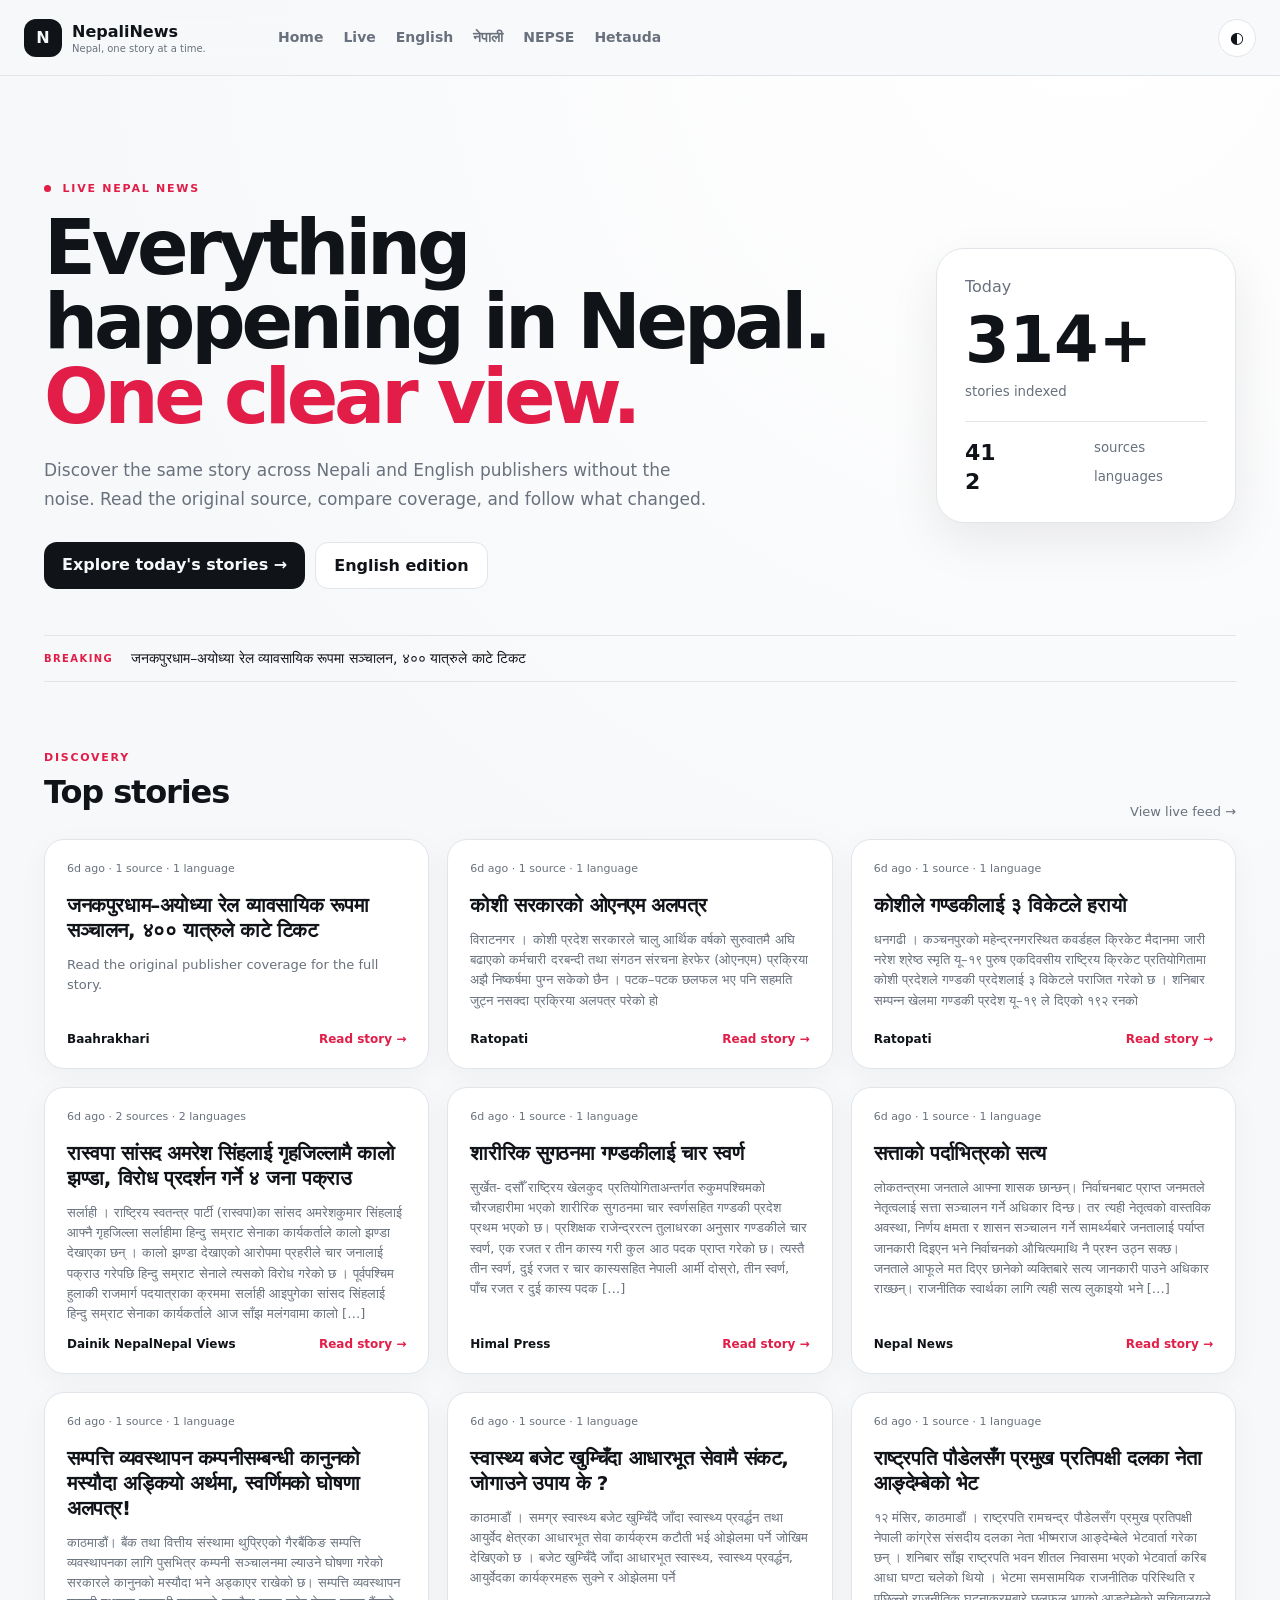
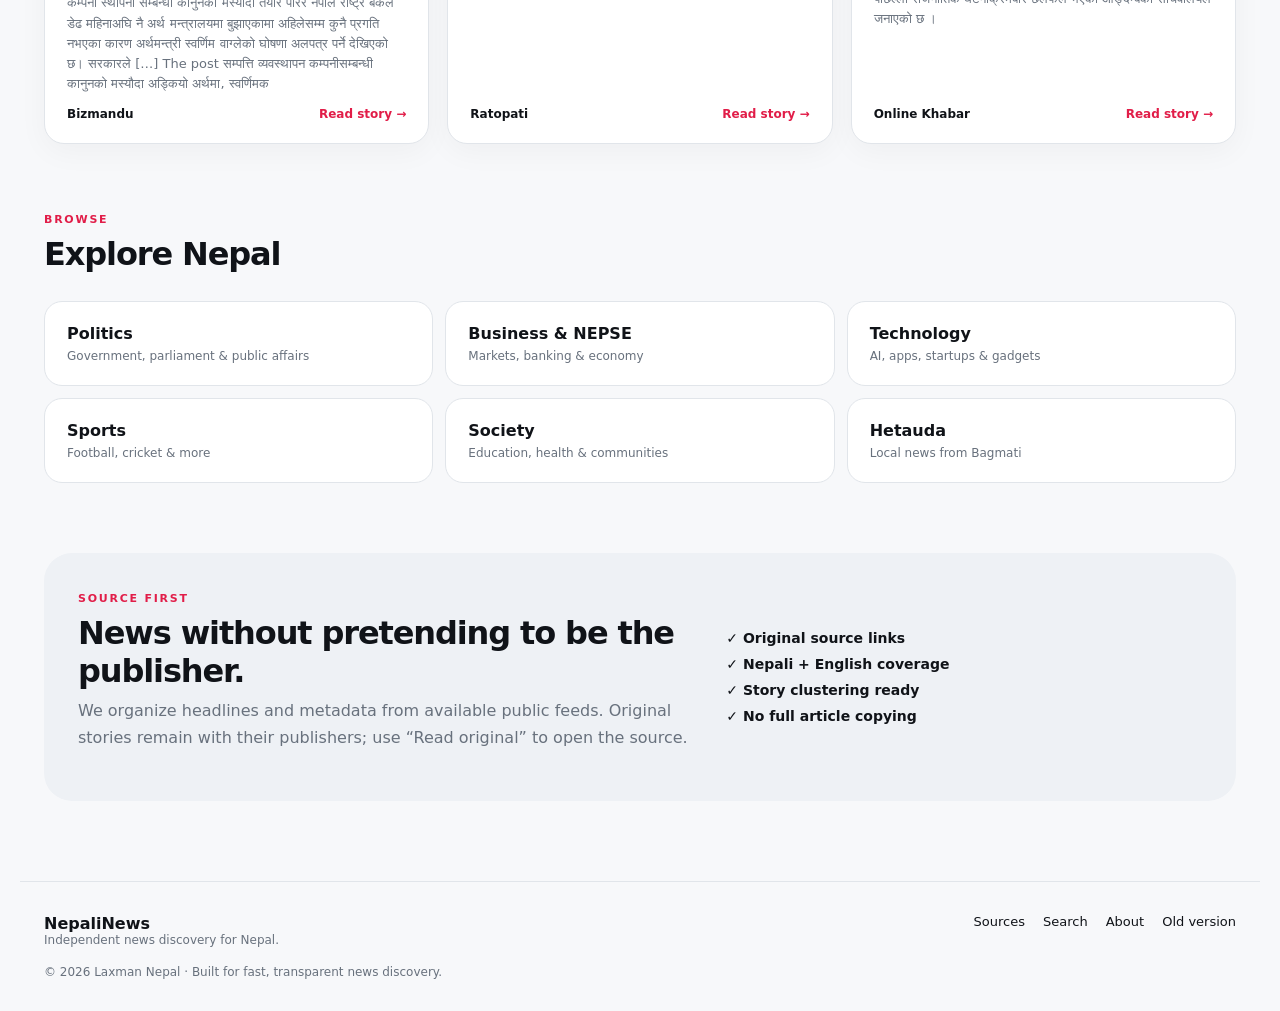
<file: index.html>
<!doctype html><html lang="en"><head><meta charset="utf-8"><meta name="viewport" content="width=device-width,initial-scale=1,viewport-fit=cover"><meta name="theme-color" content="#f7f8fa"><meta name="description" content="NepaliNews — Nepal news in Nepali and English, organized by story and source."><link rel="manifest" href="./manifest.json"><title>NepaliNews — Nepal, One Story at a Time</title><link rel="stylesheet" href="./css/design-system.css"><link rel="stylesheet" href="./css/components.css"><link rel="stylesheet" href="./css/responsive.css"></head><body><header class="topbar"><a class="brand" href="./"><span class="brand-mark">N</span><span><b>NepaliNews</b><small>Nepal, one story at a time.</small></span></a><nav><a class="active" href="./">Home</a><a href="./live.html">Live</a><a href="./english.html">English</a><a href="./nepali.html">नेपाली</a><a href="./nepse.html">NEPSE</a><a href="./hetauda.html">Hetauda</a></nav><div class="actions"><button id="themeBtn" class="iconbtn">◐</button></div></header><main><section class="hero"><div><div class="eyebrow"><span class="pulse"></span> LIVE NEPAL NEWS</div><h1>Everything happening in Nepal.<br><em>One clear view.</em></h1><p>Discover the same story across Nepali and English publishers without the noise. Read the original source, compare coverage, and follow what changed.</p><div class="hero-actions"><a class="primary" href="#top-stories">Explore today's stories →</a><a class="secondary" href="./english.html">English edition</a></div></div><div class="hero-card"><span>Today</span><strong id="storyCount">—</strong><small>stories indexed</small><div class="mini-stats"><b id="sourceCount">—</b><small>sources</small><b>2</b><small>languages</small></div></div></section><section class="ticker"><span>BREAKING</span><div id="tickerText">Loading the latest Nepal headlines…</div></section><section class="section-head" id="top-stories"><div><span class="eyebrow">DISCOVERY</span><h2>Top stories</h2></div><a href="./live.html">View live feed →</a></section><div id="storyGrid" class="story-grid"><article class="skeleton"></article><article class="skeleton"></article><article class="skeleton"></article></div><section class="section-head"><div><span class="eyebrow">BROWSE</span><h2>Explore Nepal</h2></div></section><div class="topic-grid"><a href="./topic.html?topic=politics"><b>Politics</b><span>Government, parliament & public affairs</span></a><a href="./topic.html?topic=business"><b>Business & NEPSE</b><span>Markets, banking & economy</span></a><a href="./topic.html?topic=technology"><b>Technology</b><span>AI, apps, startups & gadgets</span></a><a href="./topic.html?topic=sports"><b>Sports</b><span>Football, cricket & more</span></a><a href="./topic.html?topic=society"><b>Society</b><span>Education, health & communities</span></a><a href="./topic.html?topic=hetauda"><b>Hetauda</b><span>Local news from Bagmati</span></a></div><section class="trust"><div><span class="eyebrow">SOURCE FIRST</span><h2>News without pretending to be the publisher.</h2><p>We organize headlines and metadata from available public feeds. Original stories remain with their publishers; use “Read original” to open the source.</p></div><div class="trust-points"><span>✓ Original source links</span><span>✓ Nepali + English coverage</span><span>✓ Story clustering ready</span><span>✓ No full article copying</span></div></section></main><footer><div><b>NepaliNews</b><span>Independent news discovery for Nepal.</span></div><div><a href="./sources.html">Sources</a><a href="./search.html">Search</a><a href="./about.html">About</a><a href="./old/">Old version</a></div><small>© 2026 Laxman Nepal · Built for fast, transparent news discovery.</small></footer><script src="./js/app.js"></script></body></html>
</file>
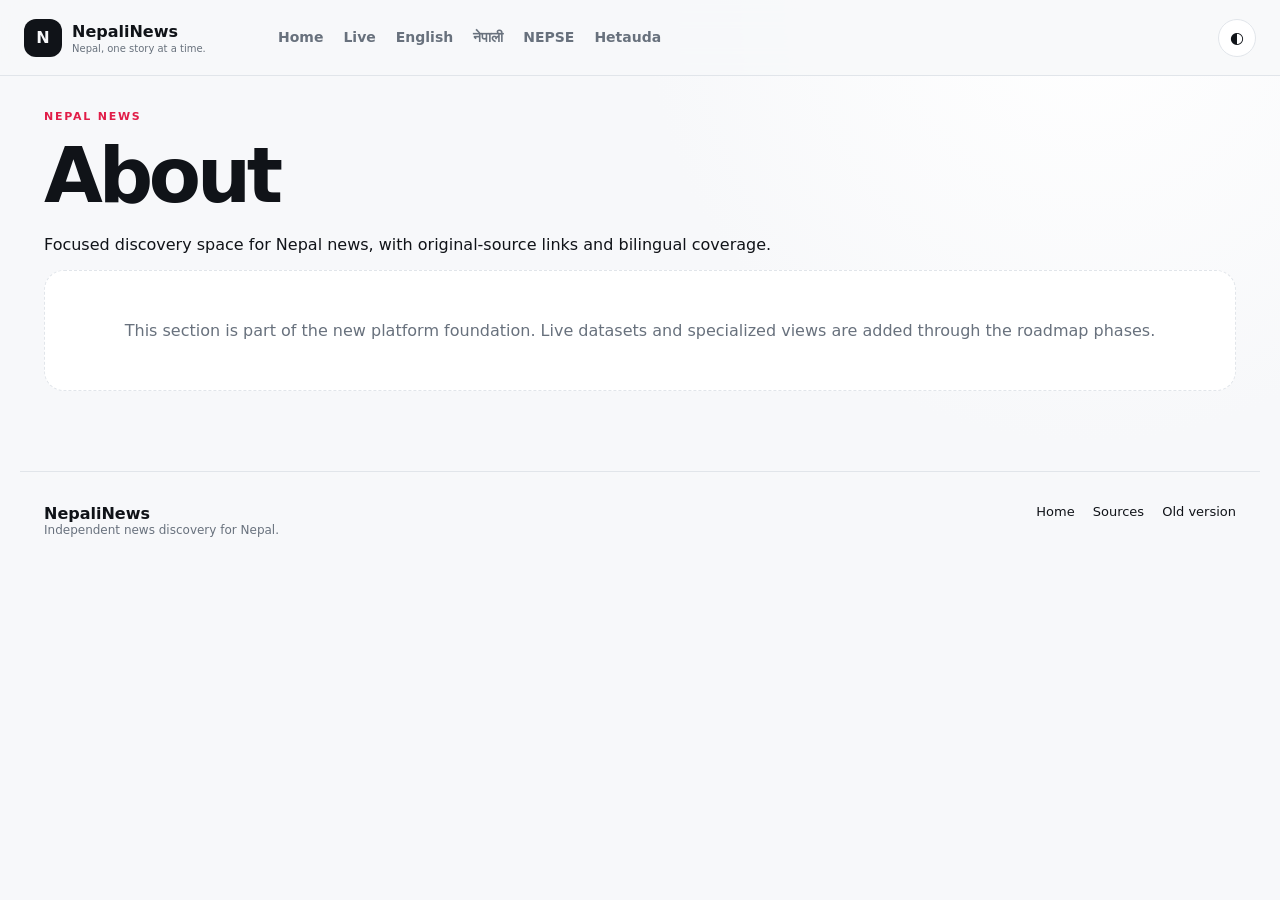
<file: about.html>
<!doctype html><html lang="en"><head><meta charset="utf-8"><meta name="viewport" content="width=device-width,initial-scale=1"><title>about — NepaliNews</title><link rel="stylesheet" href="./css/design-system.css"><link rel="stylesheet" href="./css/components.css"><link rel="stylesheet" href="./css/responsive.css"></head><body><header class="topbar"><a class="brand" href="./"><span class="brand-mark">N</span><span><b>NepaliNews</b><small>Nepal, one story at a time.</small></span></a><nav><a href="./">Home</a><a href="./live.html">Live</a><a href="./english.html">English</a><a href="./nepali.html">नेपाली</a><a href="./nepse.html">NEPSE</a><a href="./hetauda.html">Hetauda</a></nav><div class="actions"><button class="iconbtn" onclick="document.body.classList.toggle('dark')">◐</button></div></header><main><div class="eyebrow">NEPAL NEWS</div><h1>About</h1><p>Focused discovery space for Nepal news, with original-source links and bilingual coverage.</p><div class="empty">This section is part of the new platform foundation. Live datasets and specialized views are added through the roadmap phases.</div></main><footer><div><b>NepaliNews</b><span>Independent news discovery for Nepal.</span></div><div><a href="./">Home</a><a href="./sources.html">Sources</a><a href="./old/">Old version</a></div></footer></body></html>
</file>
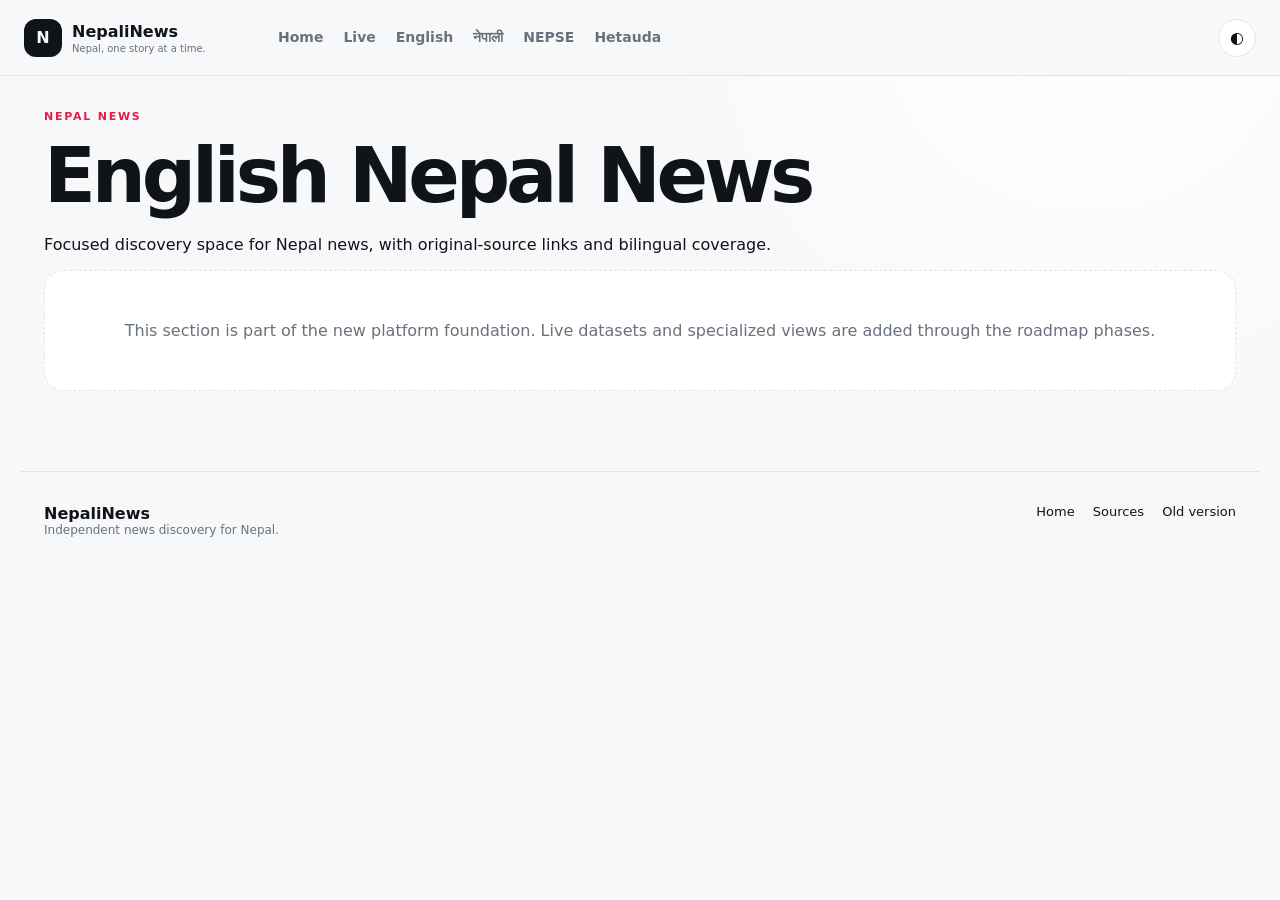
<file: english.html>
<!doctype html><html lang="en"><head><meta charset="utf-8"><meta name="viewport" content="width=device-width,initial-scale=1"><title>english — NepaliNews</title><link rel="stylesheet" href="./css/design-system.css"><link rel="stylesheet" href="./css/components.css"><link rel="stylesheet" href="./css/responsive.css"></head><body><header class="topbar"><a class="brand" href="./"><span class="brand-mark">N</span><span><b>NepaliNews</b><small>Nepal, one story at a time.</small></span></a><nav><a href="./">Home</a><a href="./live.html">Live</a><a href="./english.html">English</a><a href="./nepali.html">नेपाली</a><a href="./nepse.html">NEPSE</a><a href="./hetauda.html">Hetauda</a></nav><div class="actions"><button class="iconbtn" onclick="document.body.classList.toggle('dark')">◐</button></div></header><main><div class="eyebrow">NEPAL NEWS</div><h1>English Nepal News</h1><p>Focused discovery space for Nepal news, with original-source links and bilingual coverage.</p><div class="empty">This section is part of the new platform foundation. Live datasets and specialized views are added through the roadmap phases.</div></main><footer><div><b>NepaliNews</b><span>Independent news discovery for Nepal.</span></div><div><a href="./">Home</a><a href="./sources.html">Sources</a><a href="./old/">Old version</a></div></footer></body></html>
</file>
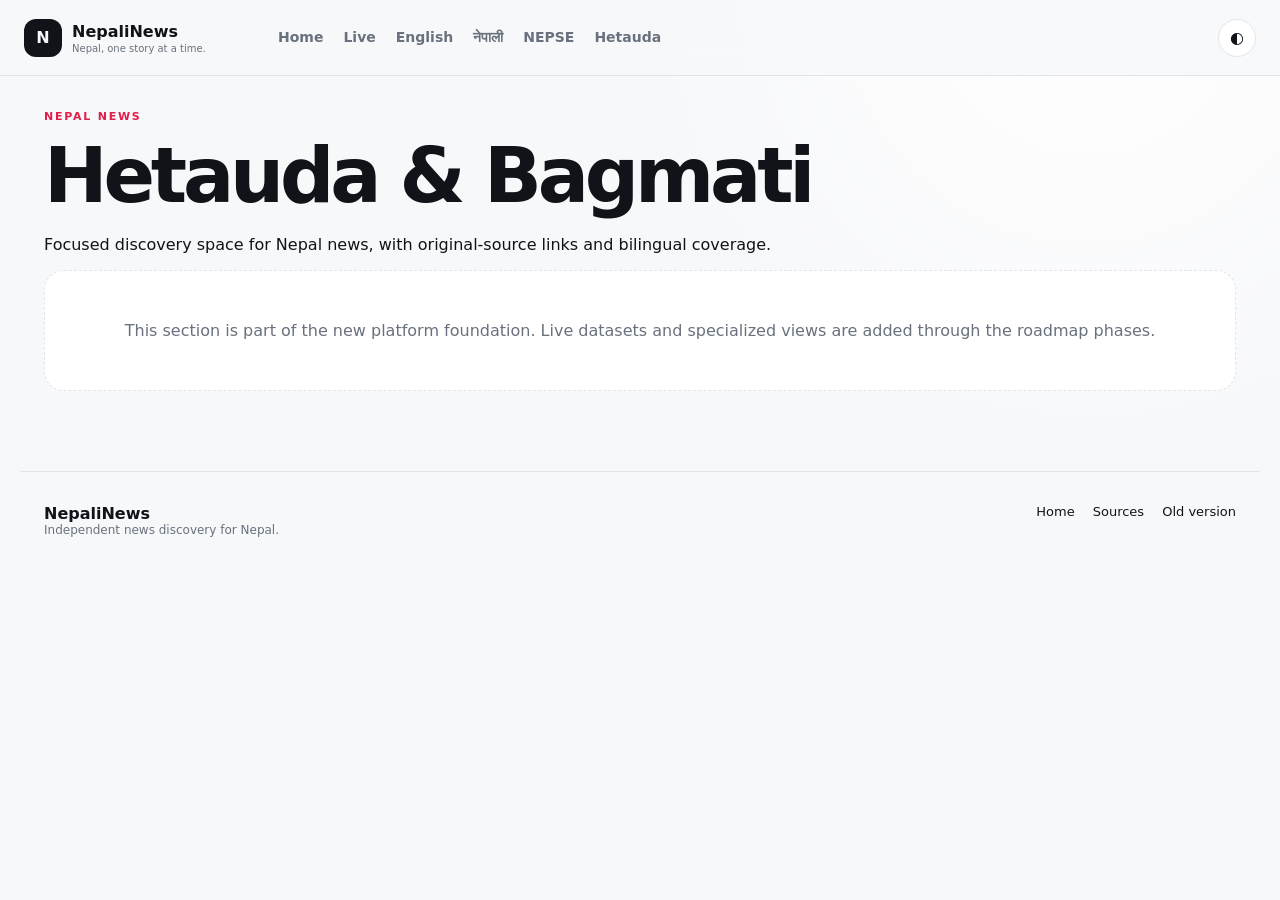
<file: hetauda.html>
<!doctype html><html lang="en"><head><meta charset="utf-8"><meta name="viewport" content="width=device-width,initial-scale=1"><title>hetauda — NepaliNews</title><link rel="stylesheet" href="./css/design-system.css"><link rel="stylesheet" href="./css/components.css"><link rel="stylesheet" href="./css/responsive.css"></head><body><header class="topbar"><a class="brand" href="./"><span class="brand-mark">N</span><span><b>NepaliNews</b><small>Nepal, one story at a time.</small></span></a><nav><a href="./">Home</a><a href="./live.html">Live</a><a href="./english.html">English</a><a href="./nepali.html">नेपाली</a><a href="./nepse.html">NEPSE</a><a href="./hetauda.html">Hetauda</a></nav><div class="actions"><button class="iconbtn" onclick="document.body.classList.toggle('dark')">◐</button></div></header><main><div class="eyebrow">NEPAL NEWS</div><h1>Hetauda & Bagmati</h1><p>Focused discovery space for Nepal news, with original-source links and bilingual coverage.</p><div class="empty">This section is part of the new platform foundation. Live datasets and specialized views are added through the roadmap phases.</div></main><footer><div><b>NepaliNews</b><span>Independent news discovery for Nepal.</span></div><div><a href="./">Home</a><a href="./sources.html">Sources</a><a href="./old/">Old version</a></div></footer></body></html>
</file>
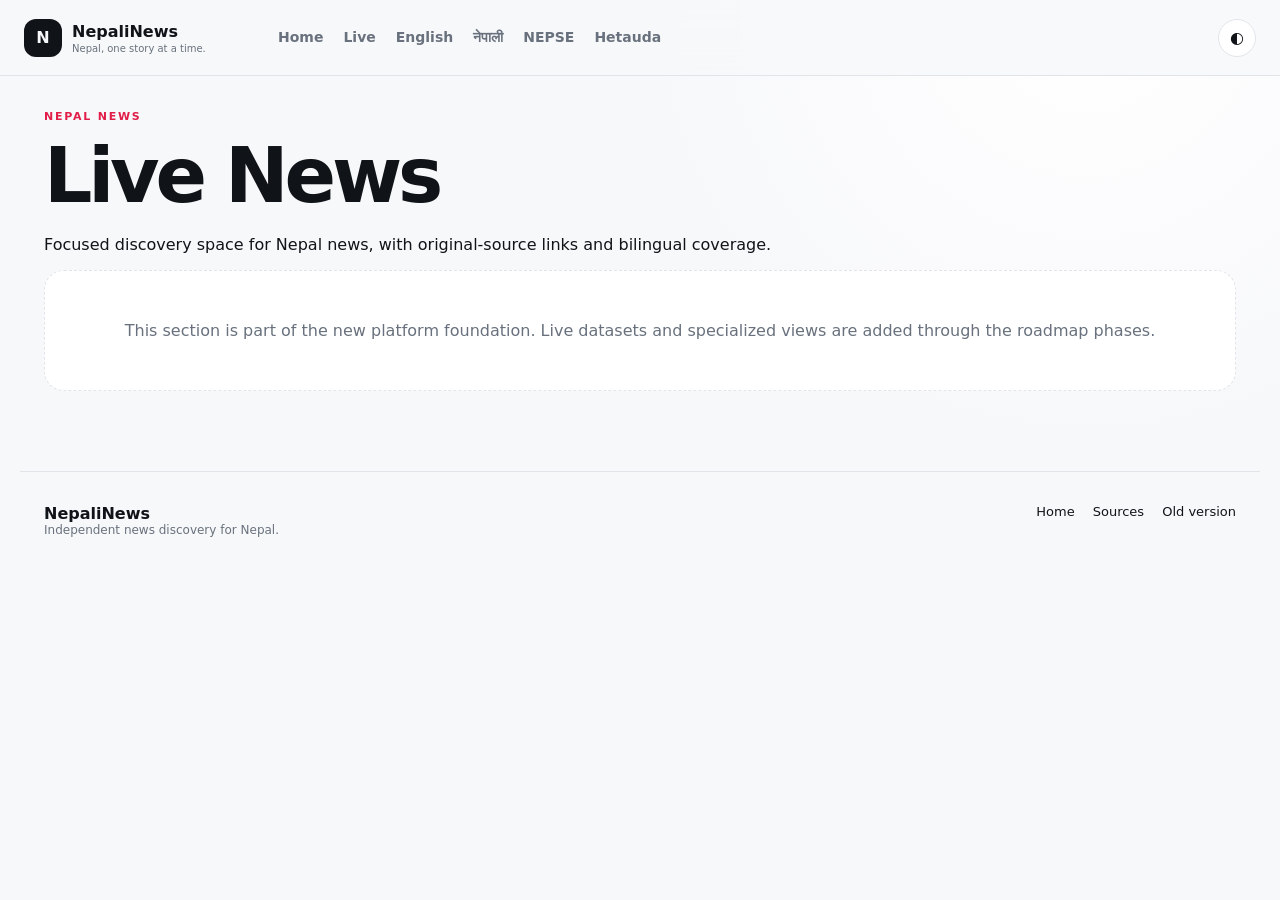
<file: live.html>
<!doctype html><html lang="en"><head><meta charset="utf-8"><meta name="viewport" content="width=device-width,initial-scale=1"><title>live — NepaliNews</title><link rel="stylesheet" href="./css/design-system.css"><link rel="stylesheet" href="./css/components.css"><link rel="stylesheet" href="./css/responsive.css"></head><body><header class="topbar"><a class="brand" href="./"><span class="brand-mark">N</span><span><b>NepaliNews</b><small>Nepal, one story at a time.</small></span></a><nav><a href="./">Home</a><a href="./live.html">Live</a><a href="./english.html">English</a><a href="./nepali.html">नेपाली</a><a href="./nepse.html">NEPSE</a><a href="./hetauda.html">Hetauda</a></nav><div class="actions"><button class="iconbtn" onclick="document.body.classList.toggle('dark')">◐</button></div></header><main><div class="eyebrow">NEPAL NEWS</div><h1>Live News</h1><p>Focused discovery space for Nepal news, with original-source links and bilingual coverage.</p><div class="empty">This section is part of the new platform foundation. Live datasets and specialized views are added through the roadmap phases.</div></main><footer><div><b>NepaliNews</b><span>Independent news discovery for Nepal.</span></div><div><a href="./">Home</a><a href="./sources.html">Sources</a><a href="./old/">Old version</a></div></footer></body></html>
</file>
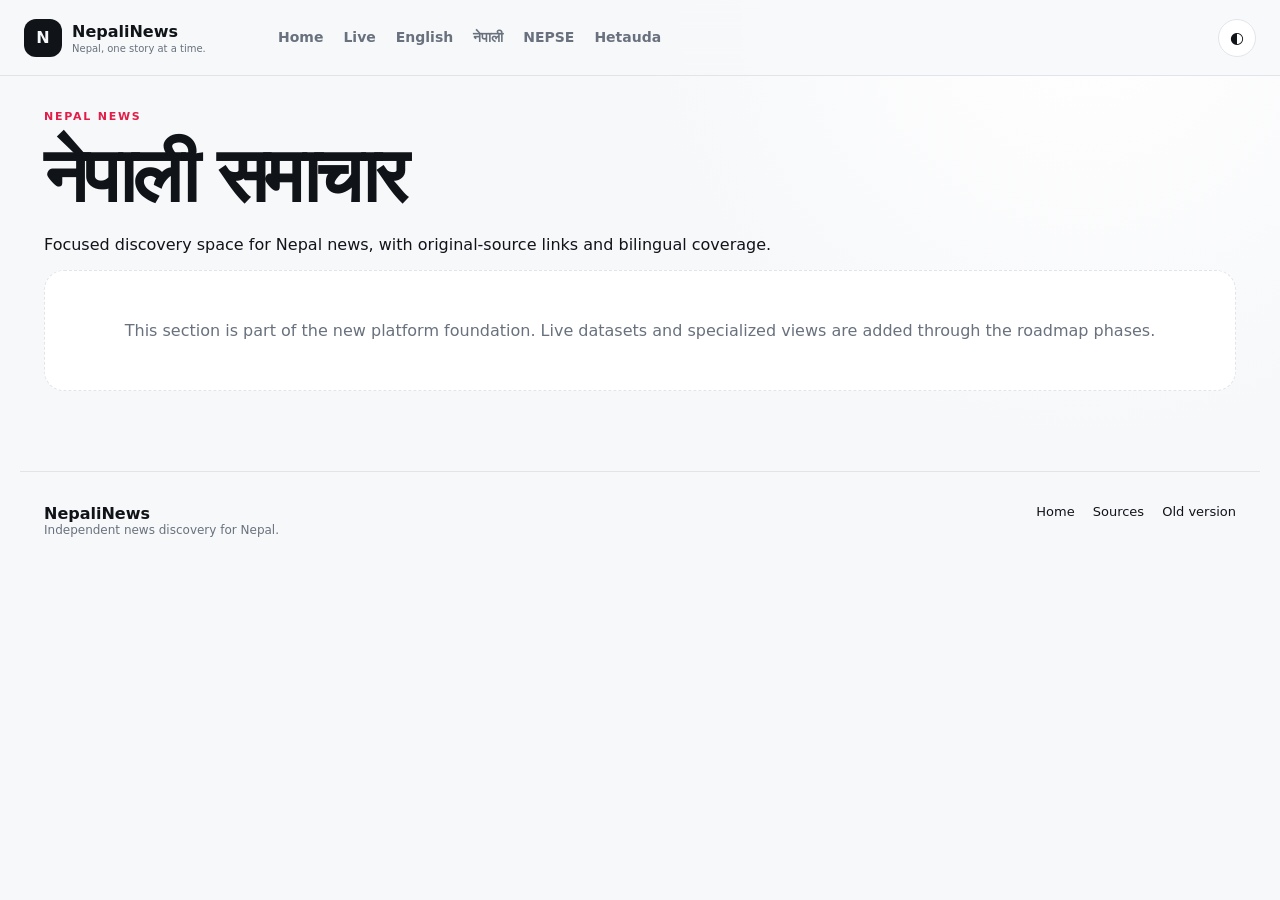
<file: nepali.html>
<!doctype html><html lang="en"><head><meta charset="utf-8"><meta name="viewport" content="width=device-width,initial-scale=1"><title>nepali — NepaliNews</title><link rel="stylesheet" href="./css/design-system.css"><link rel="stylesheet" href="./css/components.css"><link rel="stylesheet" href="./css/responsive.css"></head><body><header class="topbar"><a class="brand" href="./"><span class="brand-mark">N</span><span><b>NepaliNews</b><small>Nepal, one story at a time.</small></span></a><nav><a href="./">Home</a><a href="./live.html">Live</a><a href="./english.html">English</a><a href="./nepali.html">नेपाली</a><a href="./nepse.html">NEPSE</a><a href="./hetauda.html">Hetauda</a></nav><div class="actions"><button class="iconbtn" onclick="document.body.classList.toggle('dark')">◐</button></div></header><main><div class="eyebrow">NEPAL NEWS</div><h1>नेपाली समाचार</h1><p>Focused discovery space for Nepal news, with original-source links and bilingual coverage.</p><div class="empty">This section is part of the new platform foundation. Live datasets and specialized views are added through the roadmap phases.</div></main><footer><div><b>NepaliNews</b><span>Independent news discovery for Nepal.</span></div><div><a href="./">Home</a><a href="./sources.html">Sources</a><a href="./old/">Old version</a></div></footer></body></html>
</file>
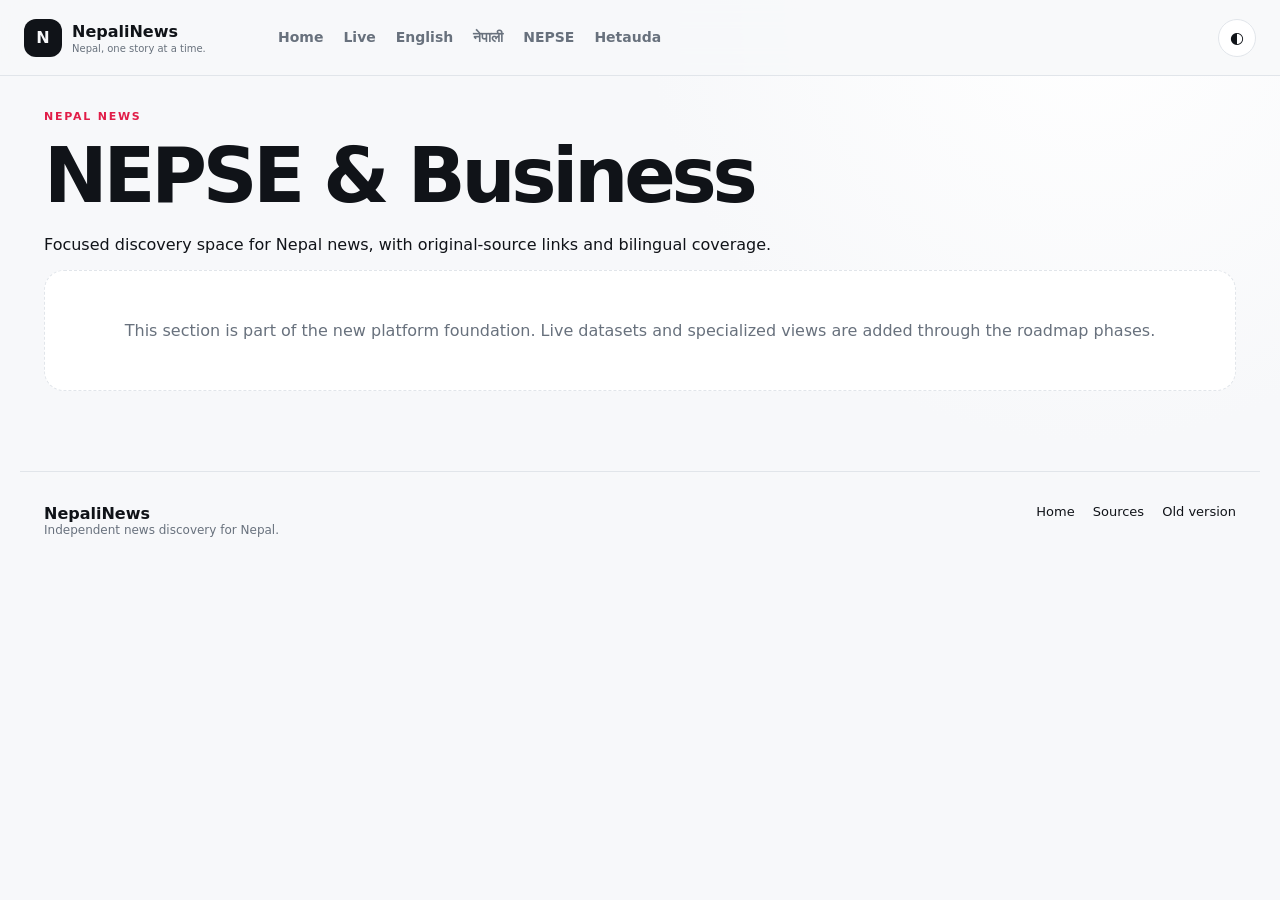
<file: nepse.html>
<!doctype html><html lang="en"><head><meta charset="utf-8"><meta name="viewport" content="width=device-width,initial-scale=1"><title>nepse — NepaliNews</title><link rel="stylesheet" href="./css/design-system.css"><link rel="stylesheet" href="./css/components.css"><link rel="stylesheet" href="./css/responsive.css"></head><body><header class="topbar"><a class="brand" href="./"><span class="brand-mark">N</span><span><b>NepaliNews</b><small>Nepal, one story at a time.</small></span></a><nav><a href="./">Home</a><a href="./live.html">Live</a><a href="./english.html">English</a><a href="./nepali.html">नेपाली</a><a href="./nepse.html">NEPSE</a><a href="./hetauda.html">Hetauda</a></nav><div class="actions"><button class="iconbtn" onclick="document.body.classList.toggle('dark')">◐</button></div></header><main><div class="eyebrow">NEPAL NEWS</div><h1>NEPSE & Business</h1><p>Focused discovery space for Nepal news, with original-source links and bilingual coverage.</p><div class="empty">This section is part of the new platform foundation. Live datasets and specialized views are added through the roadmap phases.</div></main><footer><div><b>NepaliNews</b><span>Independent news discovery for Nepal.</span></div><div><a href="./">Home</a><a href="./sources.html">Sources</a><a href="./old/">Old version</a></div></footer></body></html>
</file>
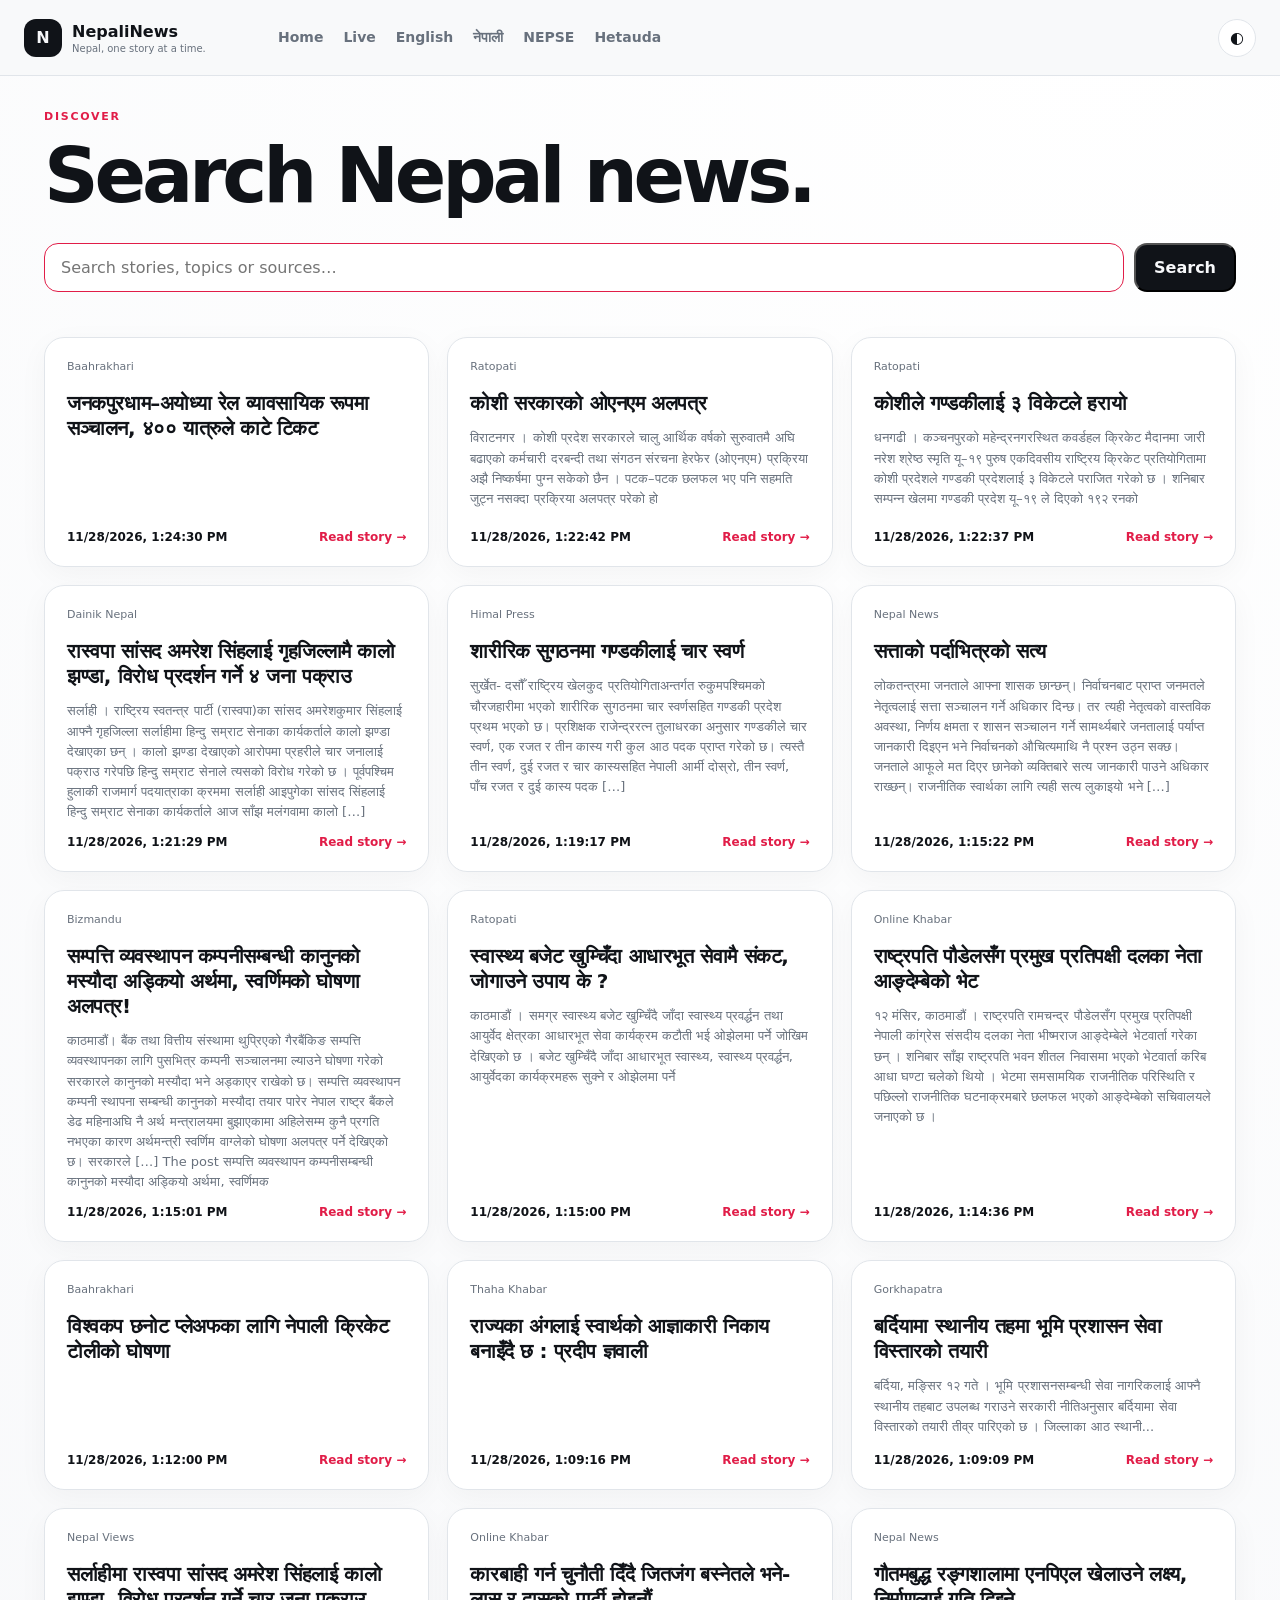
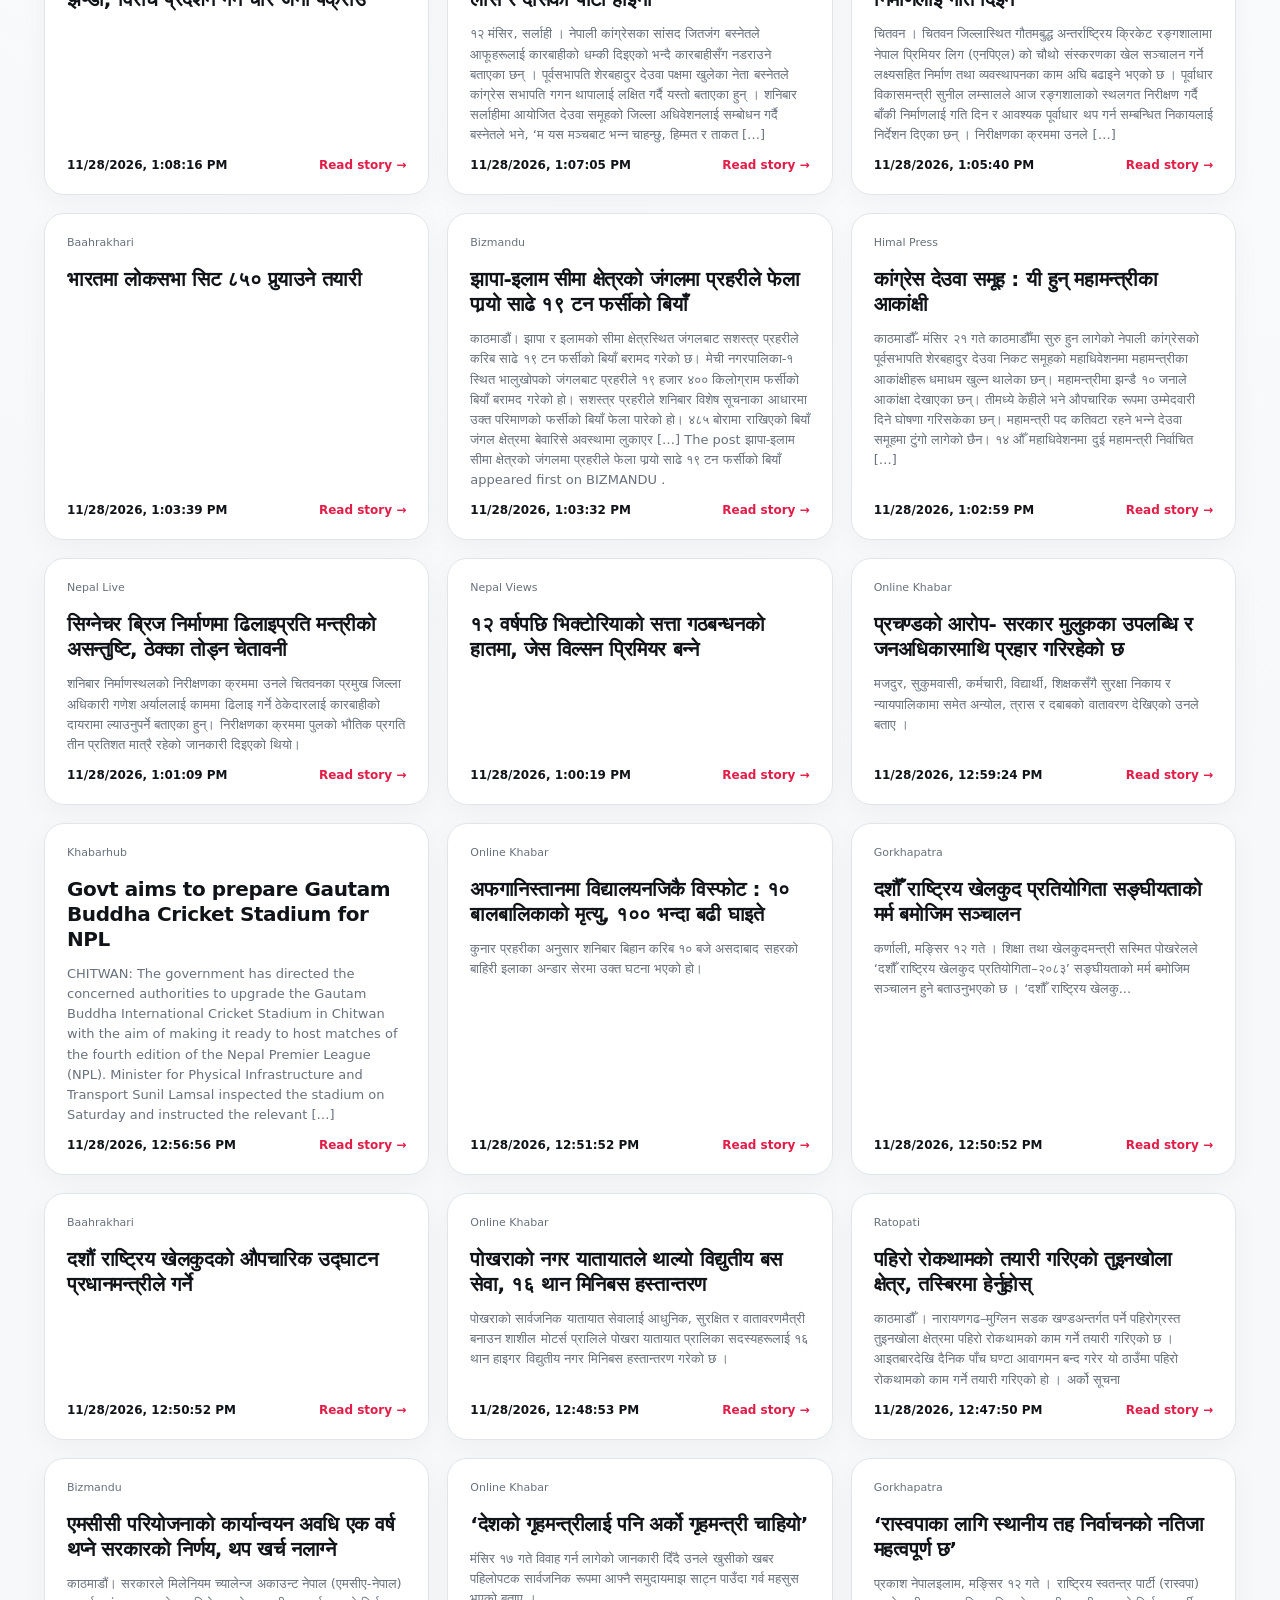
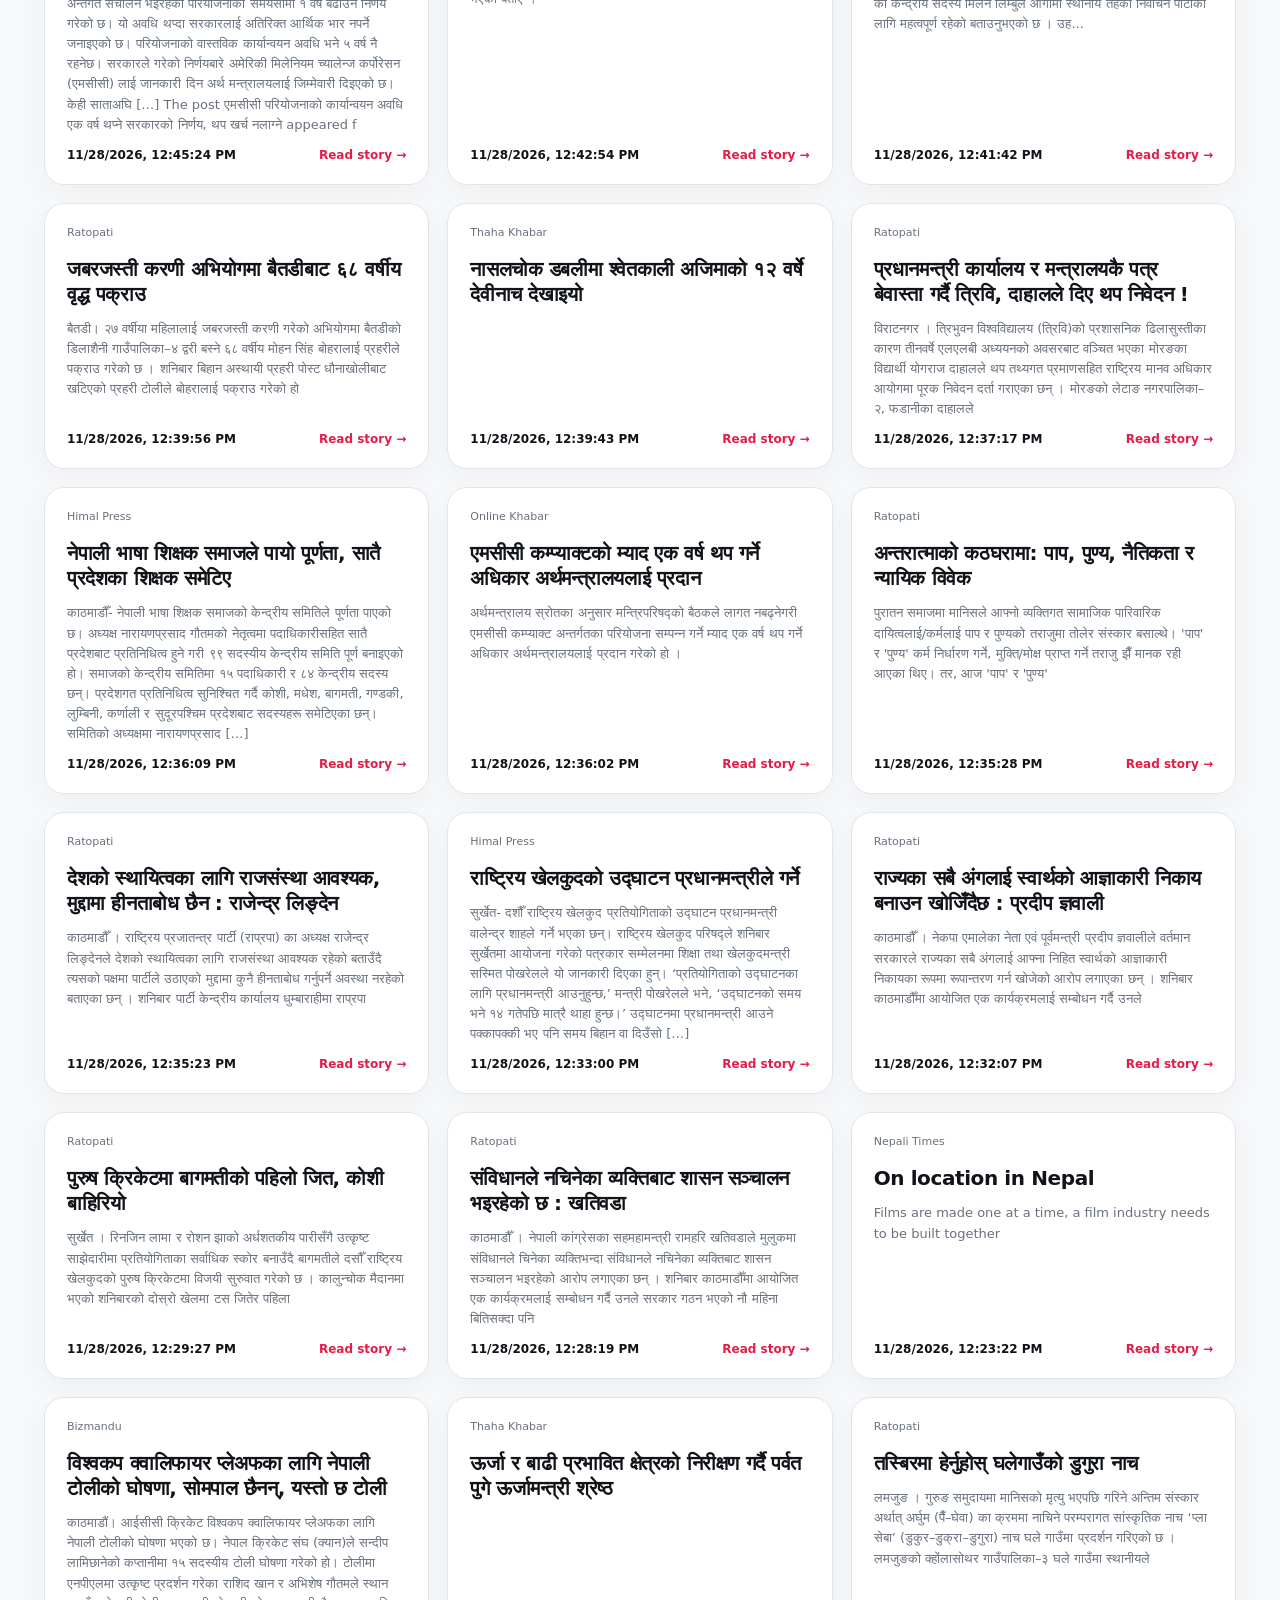
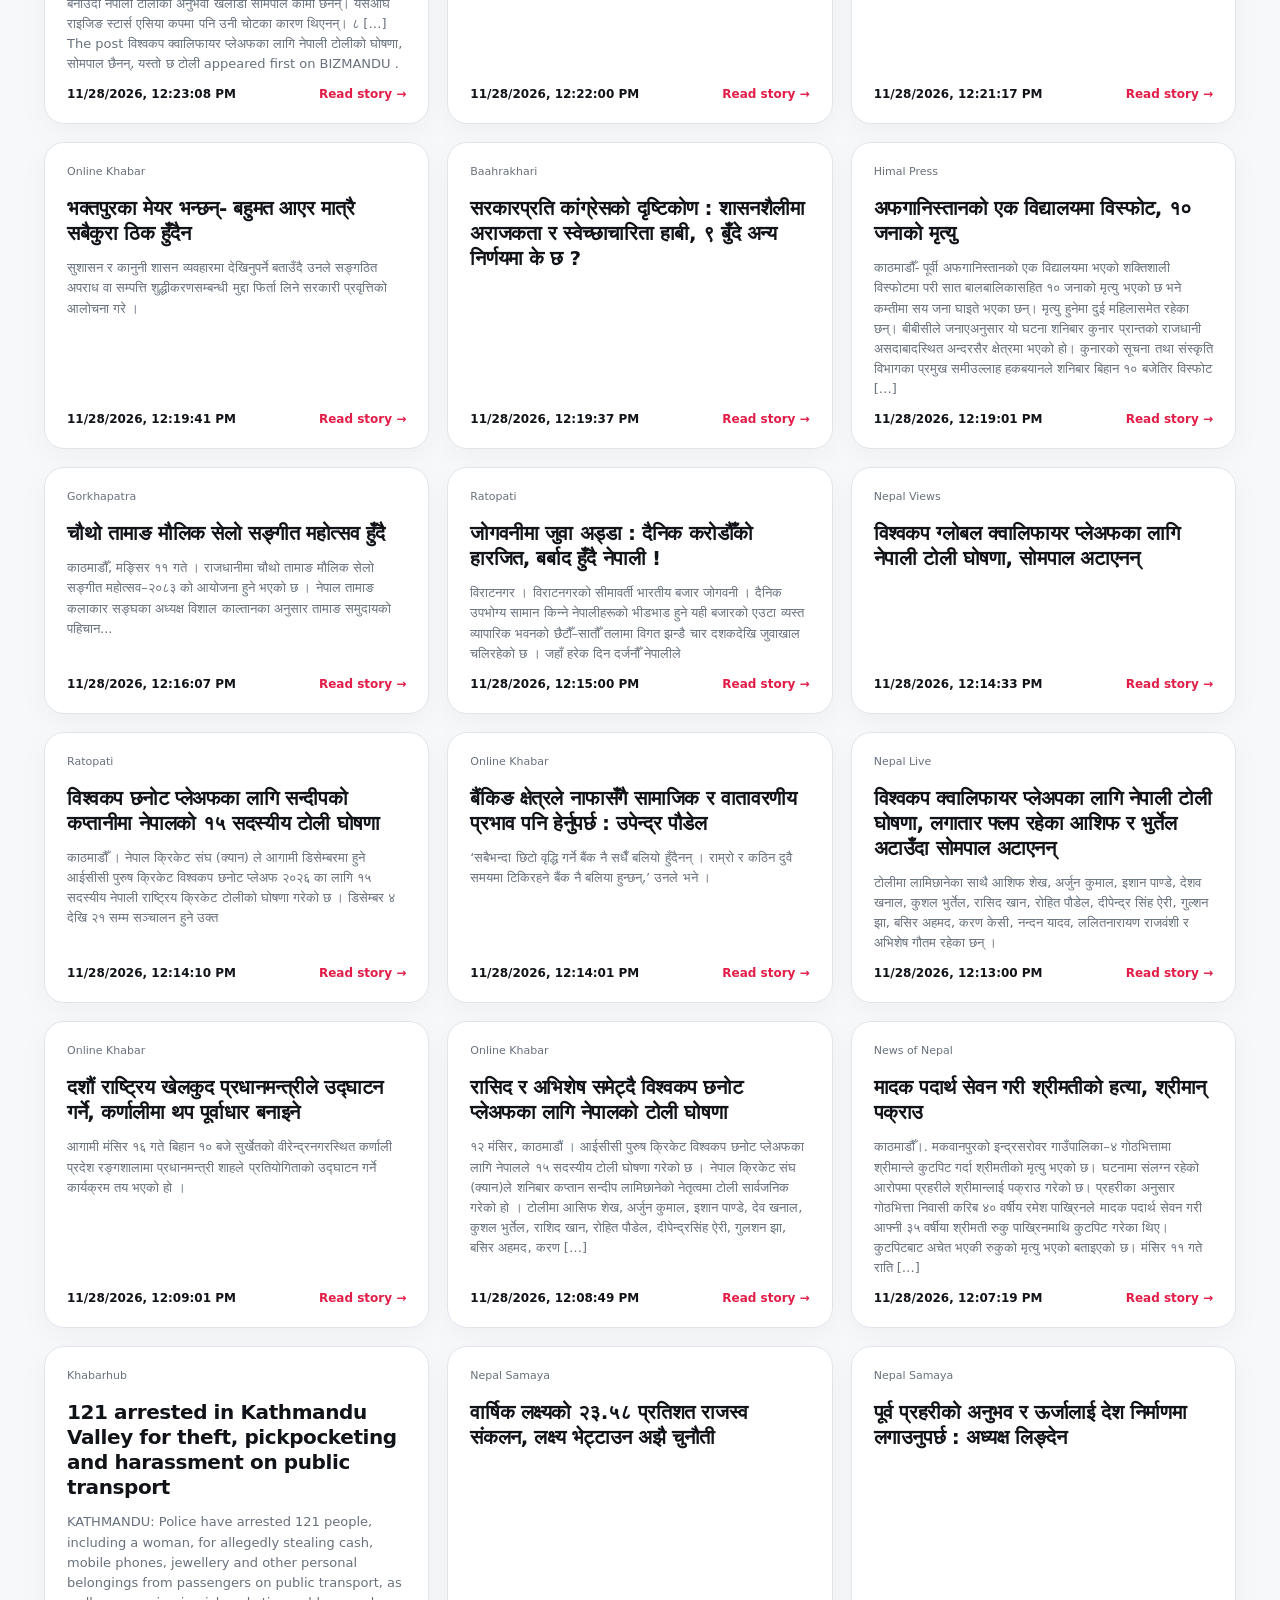
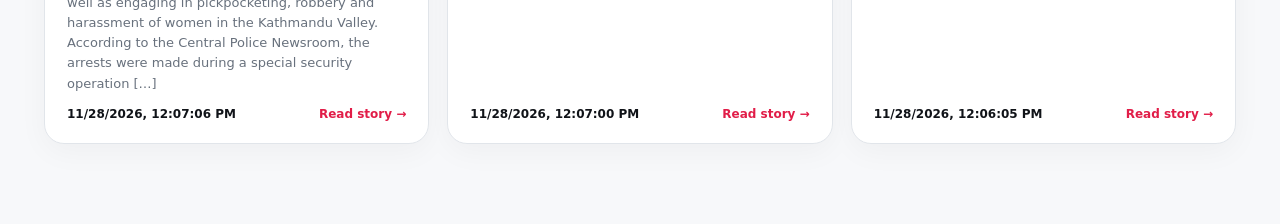
<file: search.html>
<!doctype html><html lang="en"><head><meta charset="utf-8"><meta name="viewport" content="width=device-width,initial-scale=1"><title>Search — NepaliNews</title><link rel="stylesheet" href="./css/design-system.css"><link rel="stylesheet" href="./css/components.css"><link rel="stylesheet" href="./css/responsive.css"></head><body><header class="topbar"><a class="brand" href="./"><span class="brand-mark">N</span><span><b>NepaliNews</b><small>Nepal, one story at a time.</small></span></a><nav><a href="./">Home</a><a href="./live.html">Live</a><a href="./english.html">English</a><a href="./nepali.html">नेपाली</a><a href="./nepse.html">NEPSE</a><a href="./hetauda.html">Hetauda</a></nav><div class="actions"><button data-theme class="iconbtn">◐</button></div></header><main><div class="eyebrow">DISCOVER</div><h1>Search Nepal news.</h1><form action="./search.html" class="search"><input name="q" value="" placeholder="Search stories, topics or sources…" autofocus><button class="primary">Search</button></form><div id="content" class="story-grid"></div></main><script type="module" src="./js/search.js"></script><script type="module">import{setupTheme}from"./js/ui.js";setupTheme()</script></body></html>
</file>
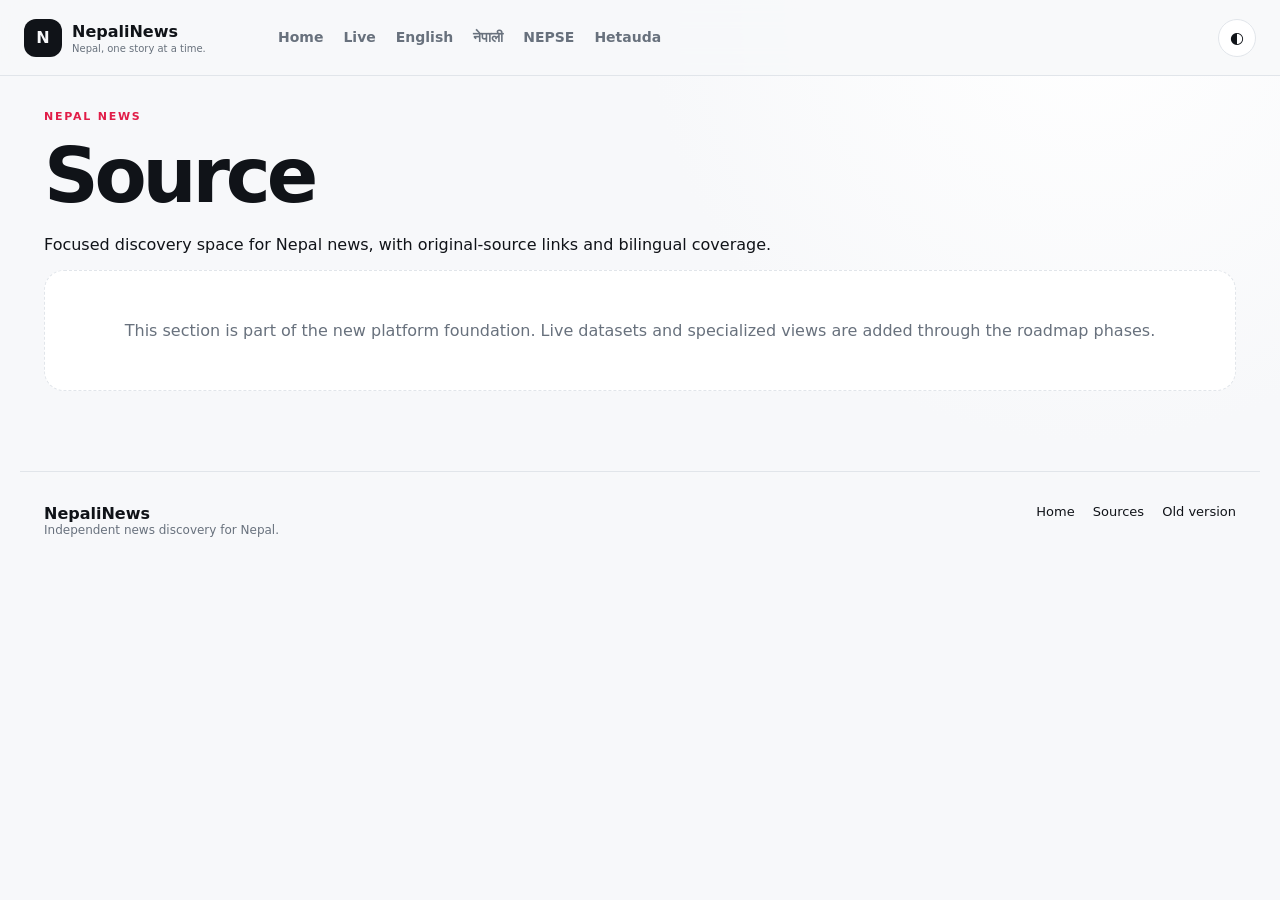
<file: source.html>
<!doctype html><html lang="en"><head><meta charset="utf-8"><meta name="viewport" content="width=device-width,initial-scale=1"><title>source — NepaliNews</title><link rel="stylesheet" href="./css/design-system.css"><link rel="stylesheet" href="./css/components.css"><link rel="stylesheet" href="./css/responsive.css"></head><body><header class="topbar"><a class="brand" href="./"><span class="brand-mark">N</span><span><b>NepaliNews</b><small>Nepal, one story at a time.</small></span></a><nav><a href="./">Home</a><a href="./live.html">Live</a><a href="./english.html">English</a><a href="./nepali.html">नेपाली</a><a href="./nepse.html">NEPSE</a><a href="./hetauda.html">Hetauda</a></nav><div class="actions"><button class="iconbtn" onclick="document.body.classList.toggle('dark')">◐</button></div></header><main><div class="eyebrow">NEPAL NEWS</div><h1>Source</h1><p>Focused discovery space for Nepal news, with original-source links and bilingual coverage.</p><div class="empty">This section is part of the new platform foundation. Live datasets and specialized views are added through the roadmap phases.</div></main><footer><div><b>NepaliNews</b><span>Independent news discovery for Nepal.</span></div><div><a href="./">Home</a><a href="./sources.html">Sources</a><a href="./old/">Old version</a></div></footer></body></html>
</file>
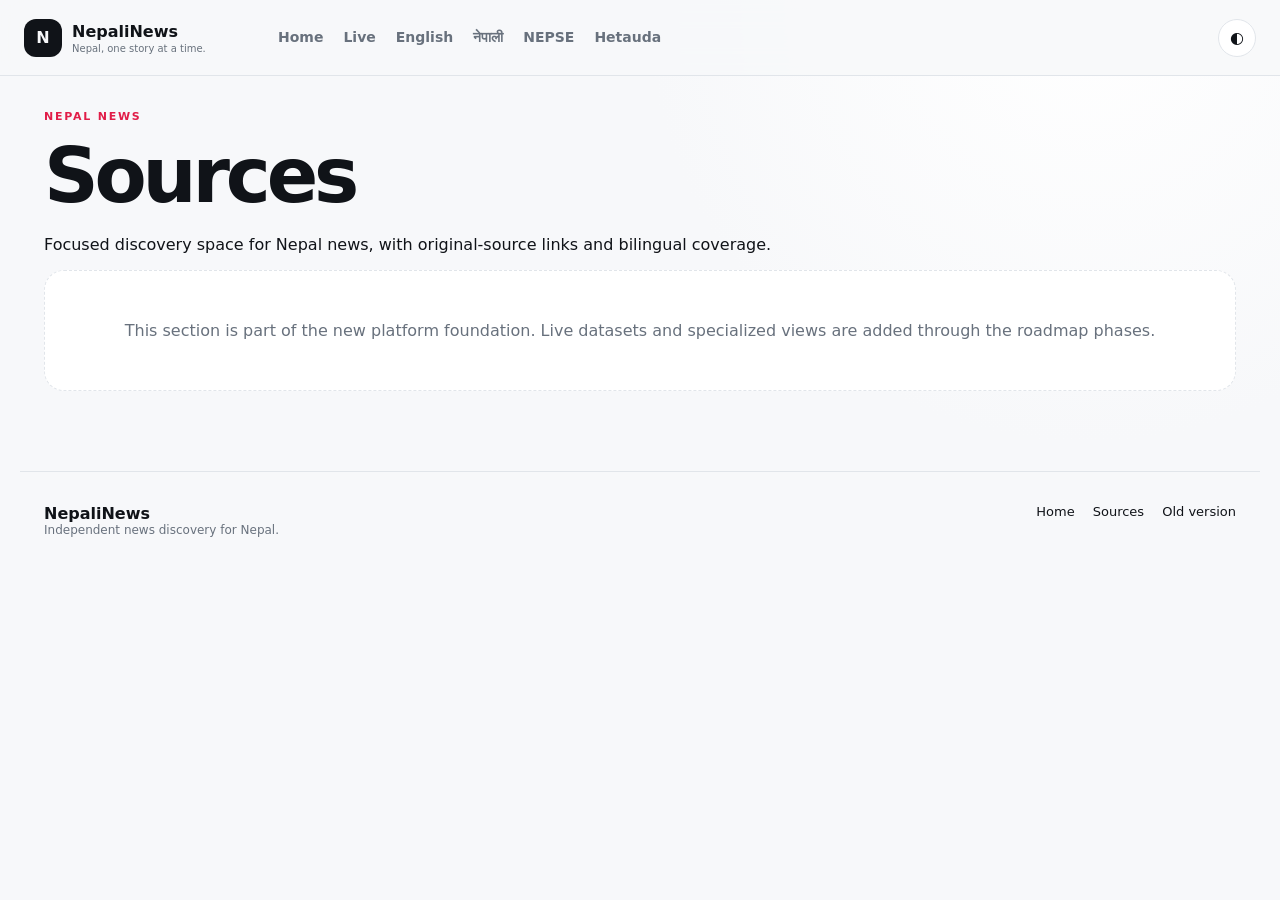
<file: sources.html>
<!doctype html><html lang="en"><head><meta charset="utf-8"><meta name="viewport" content="width=device-width,initial-scale=1"><title>sources — NepaliNews</title><link rel="stylesheet" href="./css/design-system.css"><link rel="stylesheet" href="./css/components.css"><link rel="stylesheet" href="./css/responsive.css"></head><body><header class="topbar"><a class="brand" href="./"><span class="brand-mark">N</span><span><b>NepaliNews</b><small>Nepal, one story at a time.</small></span></a><nav><a href="./">Home</a><a href="./live.html">Live</a><a href="./english.html">English</a><a href="./nepali.html">नेपाली</a><a href="./nepse.html">NEPSE</a><a href="./hetauda.html">Hetauda</a></nav><div class="actions"><button class="iconbtn" onclick="document.body.classList.toggle('dark')">◐</button></div></header><main><div class="eyebrow">NEPAL NEWS</div><h1>Sources</h1><p>Focused discovery space for Nepal news, with original-source links and bilingual coverage.</p><div class="empty">This section is part of the new platform foundation. Live datasets and specialized views are added through the roadmap phases.</div></main><footer><div><b>NepaliNews</b><span>Independent news discovery for Nepal.</span></div><div><a href="./">Home</a><a href="./sources.html">Sources</a><a href="./old/">Old version</a></div></footer></body></html>
</file>
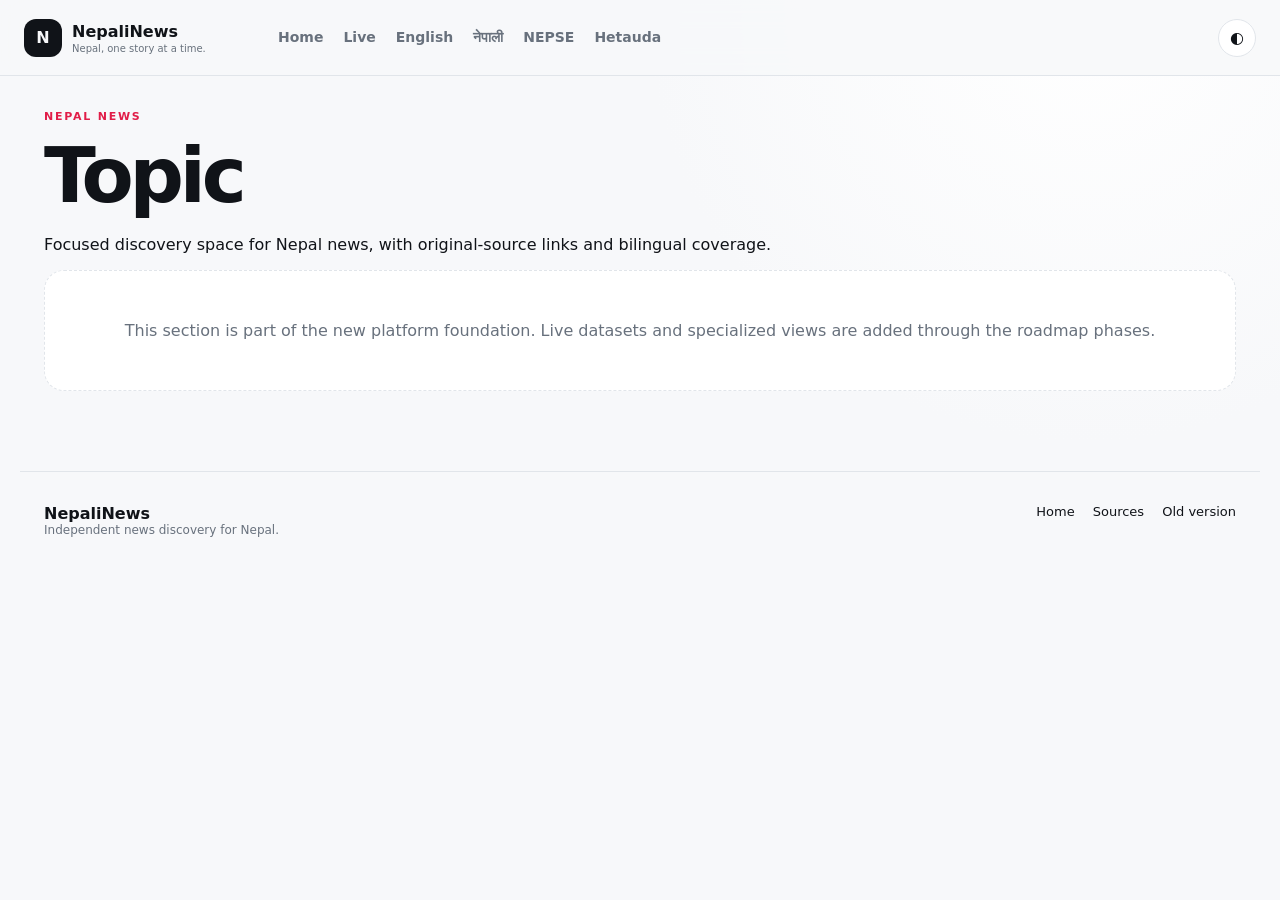
<file: topic.html>
<!doctype html><html lang="en"><head><meta charset="utf-8"><meta name="viewport" content="width=device-width,initial-scale=1"><title>topic — NepaliNews</title><link rel="stylesheet" href="./css/design-system.css"><link rel="stylesheet" href="./css/components.css"><link rel="stylesheet" href="./css/responsive.css"></head><body><header class="topbar"><a class="brand" href="./"><span class="brand-mark">N</span><span><b>NepaliNews</b><small>Nepal, one story at a time.</small></span></a><nav><a href="./">Home</a><a href="./live.html">Live</a><a href="./english.html">English</a><a href="./nepali.html">नेपाली</a><a href="./nepse.html">NEPSE</a><a href="./hetauda.html">Hetauda</a></nav><div class="actions"><button class="iconbtn" onclick="document.body.classList.toggle('dark')">◐</button></div></header><main><div class="eyebrow">NEPAL NEWS</div><h1>Topic</h1><p>Focused discovery space for Nepal news, with original-source links and bilingual coverage.</p><div class="empty">This section is part of the new platform foundation. Live datasets and specialized views are added through the roadmap phases.</div></main><footer><div><b>NepaliNews</b><span>Independent news discovery for Nepal.</span></div><div><a href="./">Home</a><a href="./sources.html">Sources</a><a href="./old/">Old version</a></div></footer></body></html>
</file>
<file: css/design-system.css>
:root{font-family:Inter,ui-sans-serif,system-ui,-apple-system,BlinkMacSystemFont,"Segoe UI",sans-serif;color:#101318;background:#f7f8fa;--bg:#f7f8fa;--surface:#fff;--surface2:#eef1f5;--text:#101318;--muted:#68717d;--line:#e1e5ea;--accent:#e11d48;--shadow:0 18px 50px rgba(16,19,24,.08)}*{box-sizing:border-box}html{scroll-behavior:smooth}body{margin:0;background:radial-gradient(circle at 85% 0%,#fff 0,#f7f8fa 36%);color:var(--text)}body.dark{--bg:#0b0d10;--surface:#12161b;--surface2:#1a2027;--text:#f4f6f8;--muted:#9ba5b1;--line:#29313a;background:#0b0d10}a{color:inherit;text-decoration:none}button{font:inherit}main{max-width:1240px;margin:auto;padding:34px 24px 80px}.eyebrow{font-size:11px;font-weight:800;letter-spacing:.16em;color:var(--accent)}h1,h2,p{margin-top:0}h1{font-size:clamp(42px,6vw,76px);line-height:.98;letter-spacing:-.055em;margin:16px 0 22px}h1 em{font-style:normal;color:var(--accent)}h2{font-size:32px;letter-spacing:-.035em;margin:8px 0}.topbar{height:76px;display:flex;align-items:center;gap:34px;padding:0 24px;position:sticky;top:0;z-index:10;background:color-mix(in srgb,var(--bg) 86%,transparent);backdrop-filter:blur(18px);border-bottom:1px solid var(--line)}.brand{display:flex;align-items:center;gap:10px;min-width:220px}.brand-mark{display:grid;place-items:center;width:38px;height:38px;border-radius:12px;background:var(--text);color:var(--bg);font-weight:900}.brand b{display:block}.brand small{display:block;color:var(--muted);font-size:10px;margin-top:2px}.topbar nav{display:flex;gap:20px;flex:1}.topbar nav a{font-size:14px;color:var(--muted);font-weight:650}.topbar nav a:hover{color:var(--text)}.actions{display:flex;gap:8px}.iconbtn{width:38px;height:38px;border:1px solid var(--line);background:var(--surface);border-radius:999px;color:var(--text);cursor:pointer}.hero{display:grid;grid-template-columns:1fr 300px;gap:50px;align-items:center;padding:72px 0 46px}.hero p{max-width:680px;color:var(--muted);font-size:17px;line-height:1.7}.hero-actions{display:flex;gap:10px;margin-top:28px}.primary,.secondary{padding:13px 18px;border-radius:13px;font-weight:750}.primary{background:var(--text);color:var(--bg)}.secondary{background:var(--surface);border:1px solid var(--line)}.hero-card{background:var(--surface);border:1px solid var(--line);border-radius:28px;padding:28px;box-shadow:var(--shadow)}.hero-card span,.hero-card small{color:var(--muted);display:block}.hero-card strong{font-size:64px;line-height:1;display:block;margin:12px 0}.mini-stats{display:grid;grid-template-columns:1fr 1fr;gap:4px 16px;border-top:1px solid var(--line);padding-top:18px;margin-top:22px}.mini-stats b{font-size:22px}.ticker{display:flex;gap:18px;align-items:center;border-block:1px solid var(--line);padding:14px 0;font-size:14px}.ticker>span{font-size:10px;font-weight:900;color:var(--accent);letter-spacing:.14em}.ticker div{white-space:nowrap;overflow:hidden;text-overflow:ellipsis}.section-head{display:flex;align-items:end;justify-content:space-between;margin:64px 0 20px}.section-head>a{font-size:13px;color:var(--muted)}.story-grid{display:grid;grid-template-columns:repeat(3,1fr);gap:18px}.story{background:var(--surface);border:1px solid var(--line);border-radius:20px;padding:22px;min-height:230px;display:flex;flex-direction:column;transition:.2s;box-shadow:0 8px 30px rgba(16,19,24,.04)}.story:hover{transform:translateY(-3px);box-shadow:var(--shadow)}.story .meta{font-size:11px;color:var(--muted);margin-bottom:18px}.story h3{font-size:20px;line-height:1.25;margin:0 0 12px;letter-spacing:-.02em}.story p{color:var(--muted);font-size:13px;line-height:1.55}.story .source{margin-top:auto;display:flex;justify-content:space-between;font-size:12px;font-weight:750}.story .source a{color:var(--accent)}.topic-grid{display:grid;grid-template-columns:repeat(3,1fr);gap:12px}.topic-grid a{padding:22px;background:var(--surface);border:1px solid var(--line);border-radius:18px}.topic-grid b,.topic-grid span{display:block}.topic-grid span{color:var(--muted);font-size:12px;margin-top:6px}.trust{margin-top:70px;padding:34px;background:var(--surface2);border-radius:28px;display:grid;grid-template-columns:1.3fr 1fr;gap:30px}.trust p{color:var(--muted);line-height:1.65}.trust-points{display:grid;gap:10px;align-content:center;font-size:14px;font-weight:700}footer{border-top:1px solid var(--line);padding:32px 24px;display:grid;grid-template-columns:1fr 1fr;gap:18px;max-width:1240px;margin:auto}footer b,footer span{display:block}footer span,footer small{color:var(--muted);font-size:12px}footer>div:nth-child(2){display:flex;justify-content:flex-end;gap:18px;font-size:13px}footer small{grid-column:1/-1}.skeleton{height:230px;border-radius:20px;background:var(--surface2);animation:pulse 1.2s infinite alternate}@keyframes pulse{to{opacity:.55}}
</file>
<file: css/components.css>
.empty{padding:50px;text-align:center;color:var(--muted);background:var(--surface);border:1px dashed var(--line);border-radius:20px}.pulse{display:inline-block;width:7px;height:7px;border-radius:50%;background:var(--accent);margin-right:6px}.search{display:flex;gap:10px;margin:30px 0 45px}.search input{flex:1;min-width:0;border:1px solid var(--line);background:var(--surface);color:var(--text);border-radius:14px;padding:14px 16px;font:inherit;outline:none}.search input:focus{border-color:var(--accent)}.story-page{max-width:1000px}.backlink{display:inline-block;color:var(--muted);font-size:13px;margin:18px 0 35px}.story-kicker{display:flex;gap:14px;align-items:center;color:var(--muted);font-size:12px}.story-page h1{max-width:900px;font-size:clamp(38px,6vw,68px);margin-bottom:20px}.story-stats{display:flex;flex-wrap:wrap;gap:9px;margin-bottom:28px}.story-stats span{border:1px solid var(--line);background:var(--surface);border-radius:999px;padding:8px 12px;color:var(--muted);font-size:12px}.story-hero-image{margin:28px 0 34px}.story-hero-image img{display:block;width:100%;max-height:540px;object-fit:cover;border-radius:26px;background:var(--surface2);border:1px solid var(--line)}.story-hero-image figcaption{color:var(--muted);font-size:11px;margin-top:8px}.story-layout{display:grid;grid-template-columns:minmax(0,1fr) 320px;gap:40px}.story-summary{font-size:21px;line-height:1.75}.story-note{color:var(--muted);font-size:13px;line-height:1.7;border-top:1px solid var(--line);padding-top:18px}.story-layout aside{background:var(--surface);border:1px solid var(--line);border-radius:22px;padding:20px;height:max-content}.story-layout aside>b{display:block;margin-bottom:14px}.source-list{display:grid;gap:10px}.source-row{display:grid;grid-template-columns:1fr auto;gap:5px 10px;padding:12px 0;border-top:1px solid var(--line);font-size:12px}.source-row small{color:var(--muted)}.source-row a{grid-column:1/-1;color:var(--accent);font-weight:750}.section-label{font-size:11px;letter-spacing:.12em;font-weight:800;color:var(--muted);margin:30px 0 12px}.story-summary-block{padding-bottom:8px}.story-facts{margin-top:4px}.fact-grid{display:grid;grid-template-columns:repeat(2,minmax(0,1fr));gap:10px}.fact-grid>div{padding:15px;border:1px solid var(--line);border-radius:16px;background:var(--surface)}.fact-grid small,.fact-grid b{display:block}.fact-grid small{font-size:11px;color:var(--muted);margin-bottom:5px}.fact-grid b{font-size:13px}.story-gallery{margin-top:8px}.story-image-grid{display:grid;grid-template-columns:repeat(3,1fr);gap:10px}.story-image-grid img{width:100%;aspect-ratio:16/10;object-fit:cover;border-radius:15px;border:1px solid var(--line);background:var(--surface2)}.timeline{border-left:1px solid var(--line);margin-left:6px;padding-left:20px;display:grid;gap:16px}.timeline-item{position:relative;display:flex;justify-content:space-between;gap:15px}.timeline-dot{position:absolute;left:-25px;top:5px;width:8px;height:8px;border-radius:50%;background:var(--accent);box-shadow:0 0 0 4px var(--surface)}.timeline-item b,.timeline-item small{display:block}.timeline-item b{font-size:13px}.timeline-item small{font-size:11px;color:var(--muted);margin-top:3px}.related-stories{margin-top:20px;padding-bottom:40px}.related-grid{display:grid;grid-template-columns:repeat(2,minmax(0,1fr));gap:12px}.related-card{display:block;padding:18px;border:1px solid var(--line);border-radius:18px;background:var(--surface);color:var(--text);text-decoration:none}.related-card small{display:block;color:var(--muted);font-size:11px;margin-bottom:9px}.related-card b{display:block;line-height:1.45}.related-card:hover{border-color:var(--accent)}@media(max-width:800px){.story-layout{grid-template-columns:1fr}.story-summary{font-size:18px}.story-hero-image img{max-height:380px}.story-image-grid{grid-template-columns:repeat(2,1fr)}.related-grid{grid-template-columns:1fr}}
</file>
<file: css/responsive.css>
@media(max-width:900px){.topbar{gap:12px}.brand{min-width:auto}.brand small,.topbar nav a:nth-child(n+4){display:none}.topbar nav{gap:12px}.hero{grid-template-columns:1fr;padding-top:48px}.hero-card{display:none}.story-grid,.topic-grid{grid-template-columns:1fr 1fr}.trust{grid-template-columns:1fr}}@media(max-width:620px){main{padding:20px 16px 55px}.topbar{height:64px;padding:0 14px}.brand-mark{width:34px;height:34px}.brand b{font-size:14px}.topbar nav{display:none}.actions{margin-left:auto}.hero{padding:44px 0 34px}.hero h1{font-size:45px}.hero p{font-size:15px}.hero-actions{flex-wrap:wrap}.ticker{font-size:12px}.section-head{margin-top:46px}.section-head h2{font-size:27px}.story-grid,.topic-grid{grid-template-columns:1fr}.story{min-height:205px}.trust{padding:24px;margin-top:50px}footer{grid-template-columns:1fr;padding:26px 16px}footer>div:nth-child(2){justify-content:flex-start;flex-wrap:wrap}}
</file>
